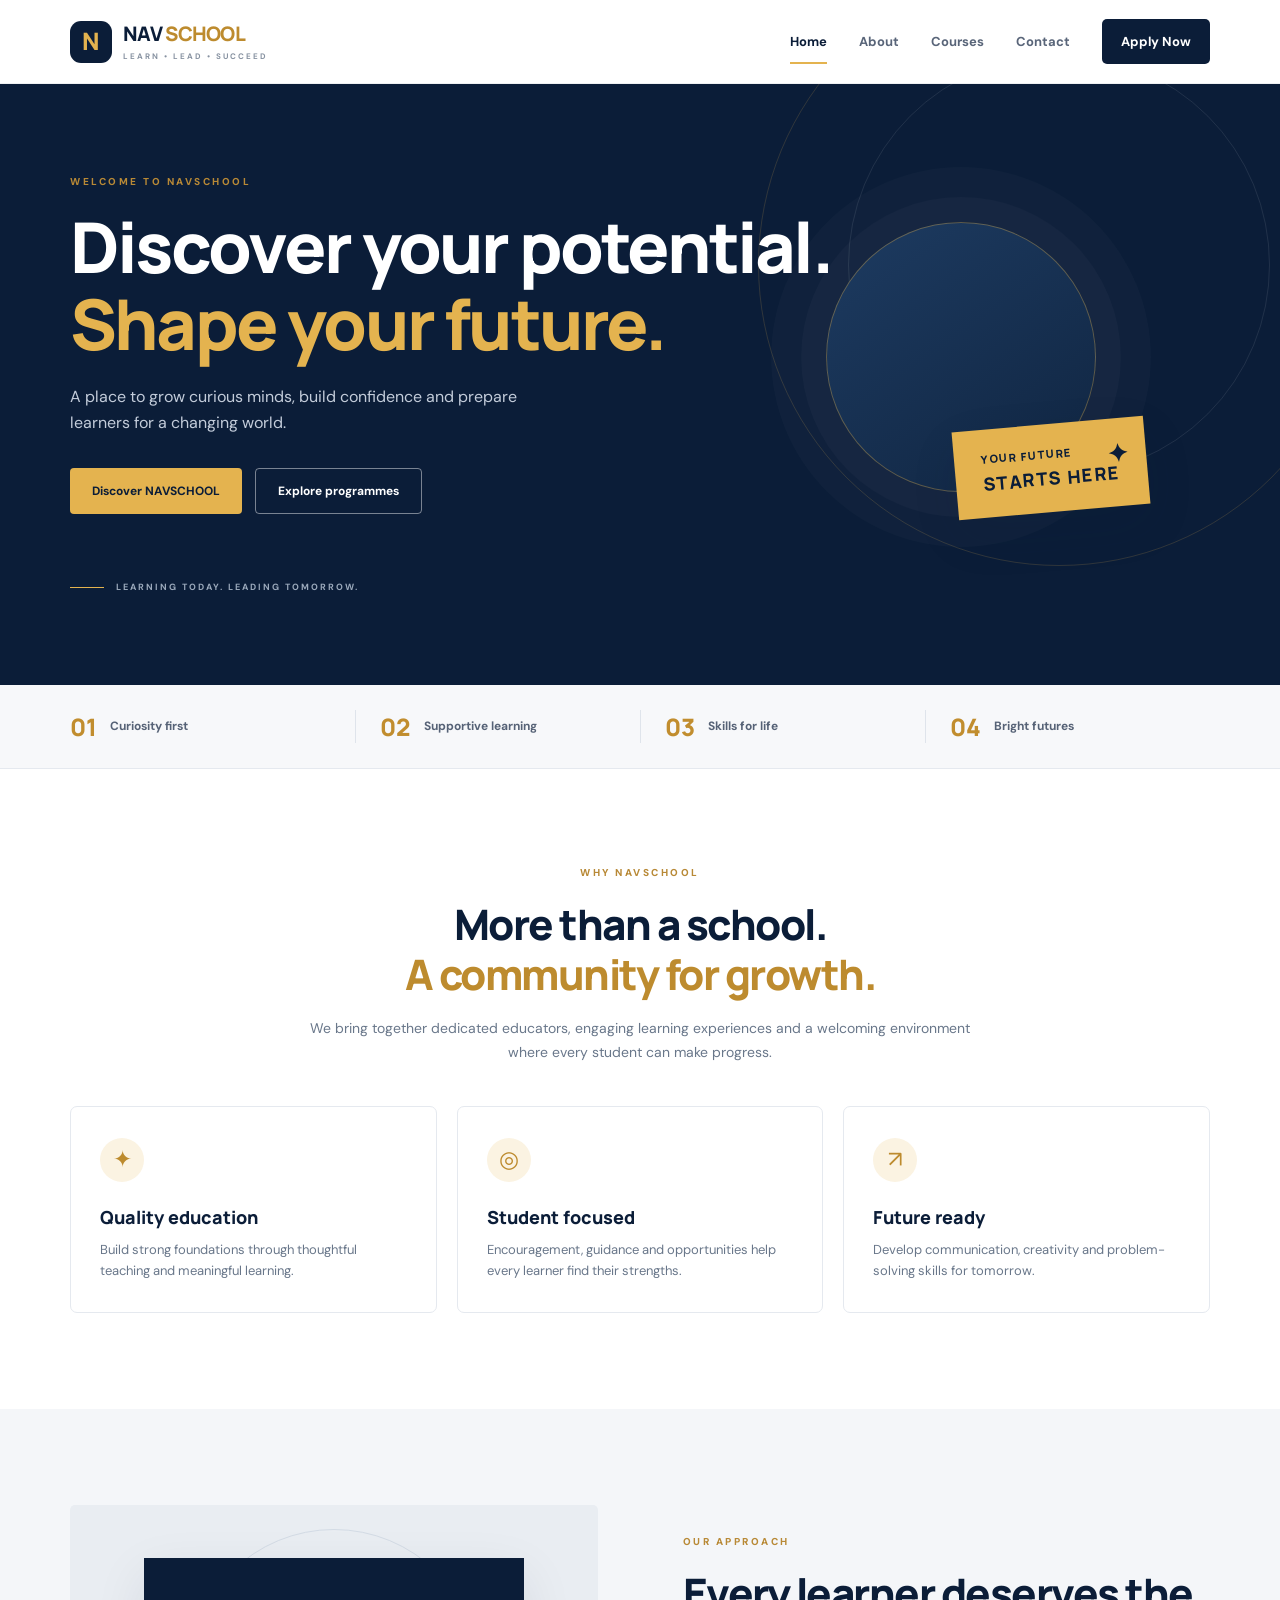
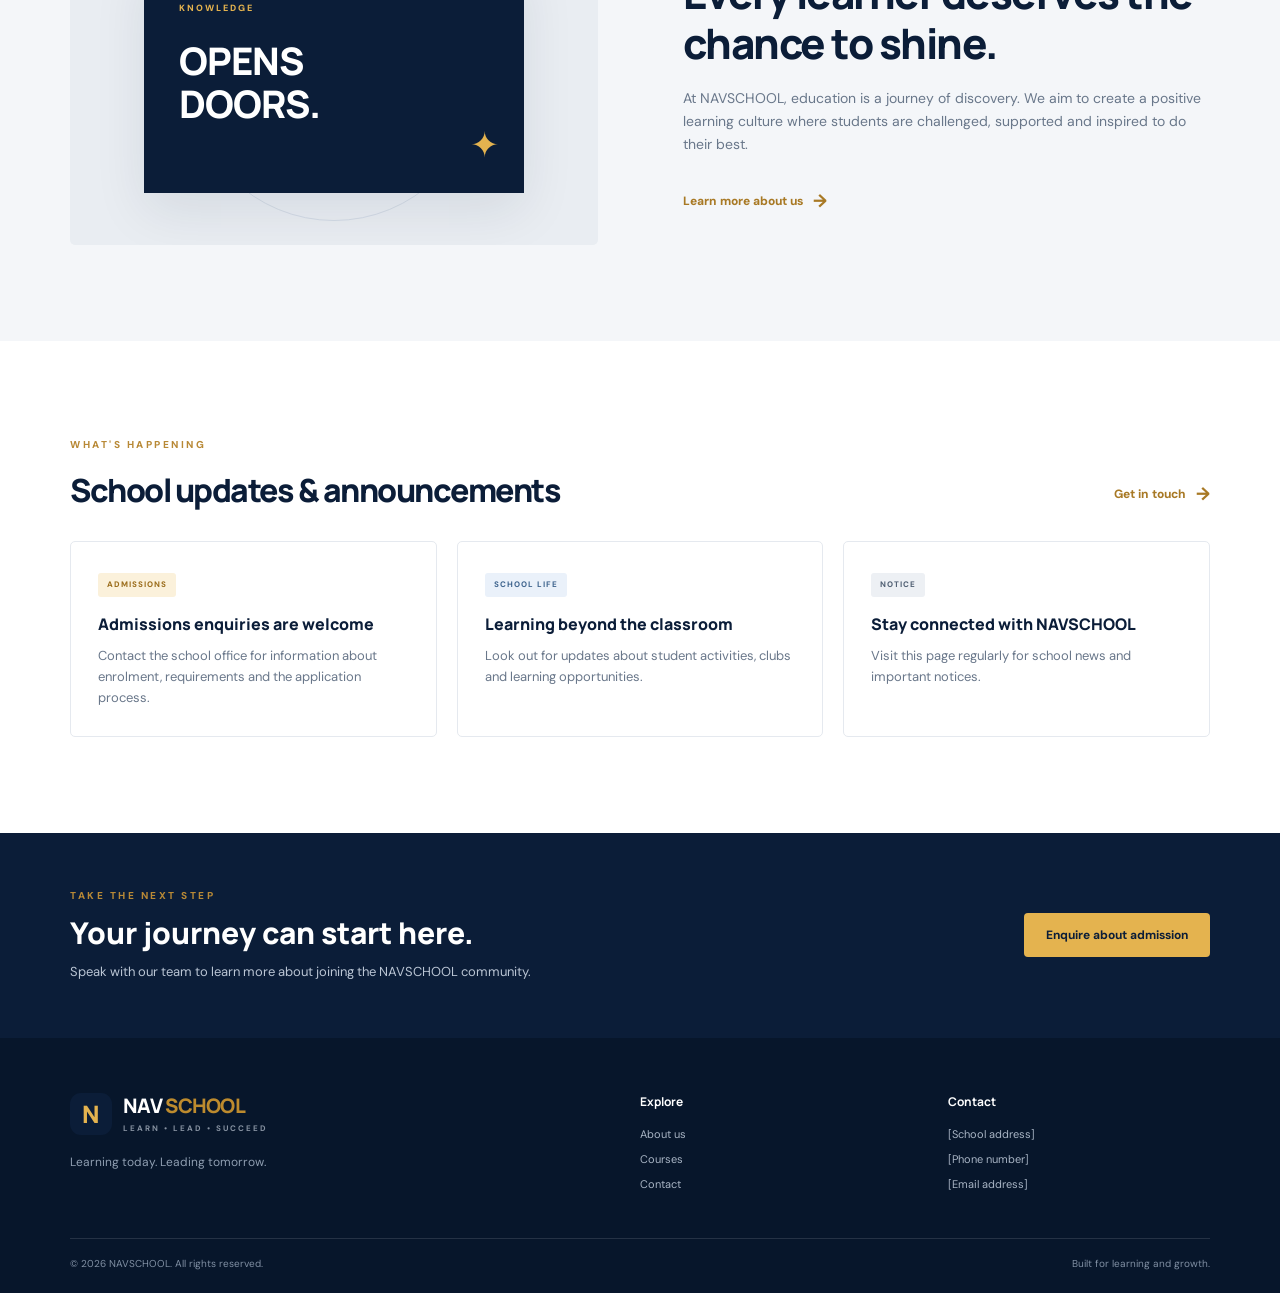
<file: NAVSCHOOL/index.html>
<!DOCTYPE html>
<html lang="en">
  <head>
    <meta charset="UTF-8">
    <meta name="viewport" content="width=device-width, initial-scale=1.0">
    <meta name="description" content="NAVSCHOOL — learning, leadership and opportunity.">
    <title>
      NAVSCHOOL | Home
    </title>
    <link rel="stylesheet" href="style.css">
  </head>
  <body>
    <header class="site-header">
      <div class="container nav-wrap">
        <a class="brand" href="index.html">
          <span class="brand-mark">
            N
          </span>
          <span>
            NAV
            <span class="gold">
              SCHOOL
            </span>
            <small>
              LEARN • LEAD • SUCCEED
            </small>
          </span>
        </a>
        <input class="nav-toggle" type="checkbox" id="nav-toggle" aria-label="Toggle navigation">
        <label class="nav-toggle-label" for="nav-toggle">
          <span>
          </span>
          <span>
          </span>
          <span>
          </span>
        </label>
        <nav class="main-nav">
          <a class="active" href="index.html">
            Home
          </a>
          <a href="about.html">
            About
          </a>
          <a href="courses.html">
            Courses
          </a>
          <a href="contact.html">
            Contact
          </a>
          <a class="nav-cta" href="#admissions">
            Apply Now
          </a>
        </nav>
      </div>
    </header>
    <main>
      <section class="hero">
        <div class="container hero-content">
          <p class="eyebrow">
            WELCOME TO NAVSCHOOL
          </p>
          <h1>
            Discover your potential.
            <br>
            <span>
              Shape your future.
            </span>
          </h1>
          <p class="hero-copy">
            A place to grow curious minds, build confidence and prepare learners for a changing world.
          </p>
          <div class="hero-actions">
            <a class="btn btn-gold" href="about.html">
              Discover NAVSCHOOL
            </a>
            <a class="btn btn-outline" href="courses.html">
              Explore programmes
            </a>
          </div>
          <div class="hero-note">
            <span class="note-line">
            </span>
            LEARNING TODAY. LEADING TOMORROW.
          </div>
        </div>
        <div class="hero-decoration">
          <div class="deco-circle">
          </div>
          <div class="deco-card">
            <strong>
              YOUR FUTURE
            </strong>
            <span>
              STARTS HERE
            </span>
            <b>
              ✦
            </b>
          </div>
        </div>
      </section>
      <section class="stats-strip">
        <div class="container stats-grid">
          <div>
            <strong>
              01
            </strong>
            <span>
              Curiosity first
            </span>
          </div>
          <div>
            <strong>
              02
            </strong>
            <span>
              Supportive learning
            </span>
          </div>
          <div>
            <strong>
              03
            </strong>
            <span>
              Skills for life
            </span>
          </div>
          <div>
            <strong>
              04
            </strong>
            <span>
              Bright futures
            </span>
          </div>
        </div>
      </section>
      <section class="section container">
        <div class="section-heading">
          <p class="eyebrow">
            WHY NAVSCHOOL
          </p>
          <h2>
            More than a school.
            <br>
            <span>
              A community for growth.
            </span>
          </h2>
          <p>
            We bring together dedicated educators, engaging learning experiences and a welcoming environment where every student can make progress.
          </p>
        </div>
        <div class="feature-grid">
          <article class="feature-card">
            <div class="feature-icon">
              ✦
            </div>
            <h3>
              Quality education
            </h3>
            <p>
              Build strong foundations through thoughtful teaching and meaningful learning.
            </p>
          </article>
          <article class="feature-card">
            <div class="feature-icon">
              ◎
            </div>
            <h3>
              Student focused
            </h3>
            <p>
              Encouragement, guidance and opportunities help every learner find their strengths.
            </p>
          </article>
          <article class="feature-card">
            <div class="feature-icon">
              ↗
            </div>
            <h3>
              Future ready
            </h3>
            <p>
              Develop communication, creativity and problem-solving skills for tomorrow.
            </p>
          </article>
        </div>
      </section>
      <section class="section section-soft">
        <div class="container split">
          <div class="split-art">
            <div class="art-panel">
              <span>
                KNOWLEDGE
              </span>
              <strong>
                OPENS
                <br>
                DOORS.
              </strong>
              <i>
                ✦
              </i>
            </div>
          </div>
          <div class="split-copy">
            <p class="eyebrow">
              OUR APPROACH
            </p>
            <h2>
              Every learner deserves the chance to shine.
            </h2>
            <p>
              At NAVSCHOOL, education is a journey of discovery. We aim to create a positive learning culture where students are challenged, supported and inspired to do their best.
            </p>
            <a class="text-link" href="about.html">
              Learn more about us
              <span>
                →
              </span>
            </a>
          </div>
        </div>
      </section>
      <section class="section container">
        <div class="section-topline">
          <div>
            <p class="eyebrow">
              WHAT'S HAPPENING
            </p>
            <h2>
              School updates &amp; announcements
            </h2>
          </div>
          <a class="text-link" href="contact.html">
            Get in touch
            <span>
              →
            </span>
          </a>
        </div>
        <div class="announcement-grid">
          <article class="announcement">
            <span class="tag">
              ADMISSIONS
            </span>
            <h3>
              Admissions enquiries are welcome
            </h3>
            <p>
              Contact the school office for information about enrolment, requirements and the application process.
            </p>
          </article>
          <article class="announcement">
            <span class="tag tag-blue">
              SCHOOL LIFE
            </span>
            <h3>
              Learning beyond the classroom
            </h3>
            <p>
              Look out for updates about student activities, clubs and learning opportunities.
            </p>
          </article>
          <article class="announcement">
            <span class="tag tag-dark">
              NOTICE
            </span>
            <h3>
              Stay connected with NAVSCHOOL
            </h3>
            <p>
              Visit this page regularly for school news and important notices.
            </p>
          </article>
        </div>
      </section>
      <section class="admissions-band" id="admissions">
        <div class="container admissions-inner">
          <div>
            <p class="eyebrow">
              TAKE THE NEXT STEP
            </p>
            <h2>
              Your journey can start here.
            </h2>
            <p>
              Speak with our team to learn more about joining the NAVSCHOOL community.
            </p>
          </div>
          <a class="btn btn-gold" href="contact.html">
            Enquire about admission
          </a>
        </div>
      </section>
    </main>
    <footer class="site-footer">
      <div class="container footer-grid">
        <div>
          <a class="brand brand-footer" href="index.html">
            <span class="brand-mark">
              N
            </span>
            <span>
              NAV
              <span class="gold">
                SCHOOL
              </span>
              <small>
                LEARN • LEAD • SUCCEED
              </small>
            </span>
          </a>
          <p>
            Learning today. Leading tomorrow.
          </p>
        </div>
        <div>
          <h4>
            Explore
          </h4>
          <a href="about.html">
            About us
          </a>
          <a href="courses.html">
            Courses
          </a>
          <a href="contact.html">
            Contact
          </a>
        </div>
        <div>
          <h4>
            Contact
          </h4>
          <p>
            [School address]
          </p>
          <p>
            [Phone number]
          </p>
          <p>
            [Email address]
          </p>
        </div>
      </div>
      <div class="container footer-bottom">
        <span>
          © 2026 NAVSCHOOL. All rights reserved.
        </span>
        <span>
          Built for learning and growth.
        </span>
      </div>
    </footer>
  </body>
</html>
</file>
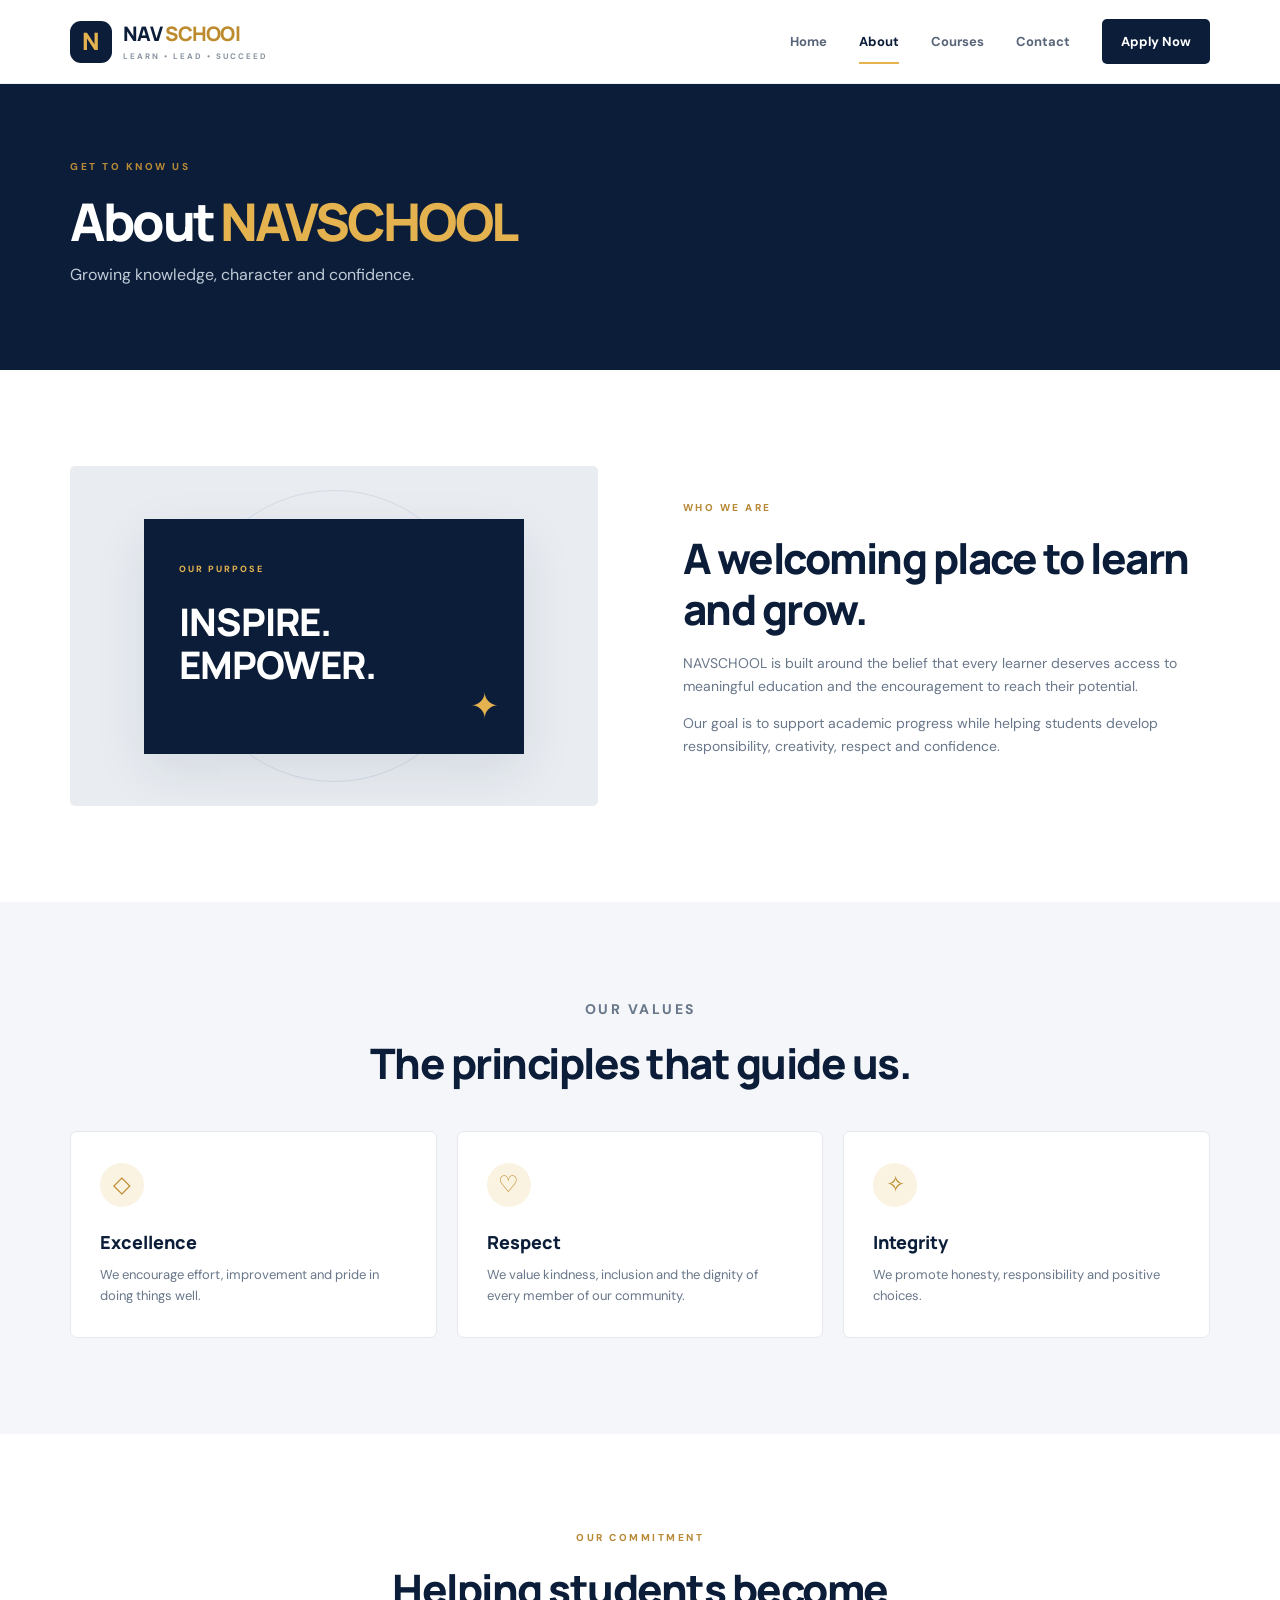
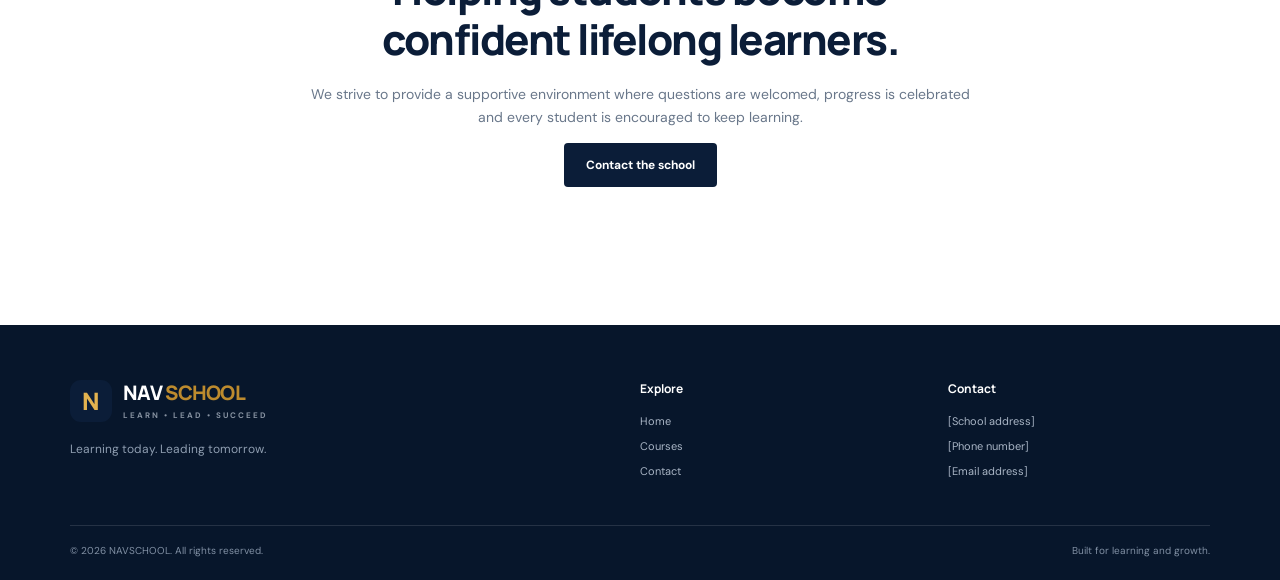
<file: NAVSCHOOL/about.html>
<!DOCTYPE html>
<html lang="en">
  <head>
    <meta charset="UTF-8">
    <meta name="viewport" content="width=device-width, initial-scale=1.0">
    <title>
      About NAVSCHOOL
    </title>
    <link rel="stylesheet" href="style.css">
  </head>
  <body>
    <header class="site-header">
      <div class="container nav-wrap">
        <a class="brand" href="index.html">
          <span class="brand-mark">
            N
          </span>
          <span>
            NAV
            <span class="gold">SCHOOl</span>
            <small>
              LEARN • LEAD • SUCCEED
            </small>
          </span>
        </a>
        <input class="nav-toggle" type="checkbox" id="nav-toggle" aria-label="Toggle navigation">
        <label class="nav-toggle-label" for="nav-toggle"></label>
        <nav class="main-nav">
          <a href="index.html">Home </a>
          <a class="active" href="about.html">About</a>
          <a href="courses.html">Courses</a>
          <a href="contact.html">Contact</a>
          <a class="nav-cta" href="contact.html">Apply Now</a>
        </nav>
      </div>
    </header>
    <main>
      <section class="page-hero">
        <div class="container">
          <p class="eyebrow">GET TO KNOW US</p>
          <h1>
            About
            <span>
              NAVSCHOOL
            </span>
          </h1>
          <p>Growing knowledge, character and confidence.</p>
        </div>
      </section>
      <section class="section container split">
        <div class="split-art">
          <div class="art-panel">
            <span> OUR PURPOSE</span>
            <strong>
              INSPIRE.
              <br>
              EMPOWER.
            </strong>
            <i>
              ✦
            </i>
          </div>
        </div>
        <div class="split-copy">
          <p class="eyebrow">
            WHO WE ARE
          </p>
          <h2>
            A welcoming place to learn and grow.
          </h2>
          <p>
            NAVSCHOOL is built around the belief that every learner deserves access to meaningful education and the encouragement to reach their potential.
          </p>
          <p>
            Our goal is to support academic progress while helping students develop responsibility, creativity, respect and confidence.
          </p>
        </div>
      </section>
      <section class="section section-soft">
        <div class="container">
          <div class="section-heading">
            <p class="eyebrow">
              OUR VALUES
            </p>
            <h2>
              The principles that guide us.
            </h2>
          </div>
          <div class="feature-grid">
            <article class="feature-card">
              <div class="feature-icon">
                ◇
              </div>
              <h3>
                Excellence
              </h3>
              <p>
                We encourage effort, improvement and pride in doing things well.
              </p>
            </article>
            <article class="feature-card">
              <div class="feature-icon">
                ♡
              </div>
              <h3>
                Respect
              </h3>
              <p>
                We value kindness, inclusion and the dignity of every member of our community.
              </p>
            </article>
            <article class="feature-card">
              <div class="feature-icon">
                ✧
              </div>
              <h3>
                Integrity
              </h3>
              <p>
                We promote honesty, responsibility and positive choices.
              </p>
            </article>
          </div>
        </div>
      </section>
      <section class="section container">
        <div class="section-heading">
          <p class="eyebrow">
            OUR COMMITMENT
          </p>
          <h2>
            Helping students become confident lifelong learners.
          </h2>
          <p>
            We strive to provide a supportive environment where questions are welcomed, progress is celebrated and every student is encouraged to keep learning.
          </p>
          <a class="btn btn-primary" href="contact.html">
            Contact the school
          </a>
        </div>
      </section>
    </main>
    <footer class="site-footer">
      <div class="container footer-grid">
        <div>
          <a class="brand brand-footer" href="index.html">
            <span class="brand-mark">
              N
            </span>
            <span>
              NAV
              <span class="gold">
                SCHOOL
              </span>
              <small>
                LEARN • LEAD • SUCCEED
              </small>
            </span>
          </a>
          <p>
            Learning today. Leading tomorrow.
          </p>
        </div>
        <div>
          <h4>
            Explore
          </h4>
          <a href="index.html">
            Home
          </a>
          <a href="courses.html">
            Courses
          </a>
          <a href="contact.html">
            Contact
          </a>
        </div>
        <div>
          <h4>
            Contact
          </h4>
          <p>
            [School address]
          </p>
          <p>
            [Phone number]
          </p>
          <p>
            [Email address]
          </p>
        </div>
      </div>
      <div class="container footer-bottom">
        <span>
          © 2026 NAVSCHOOL. All rights reserved.
        </span>
        <span>
          Built for learning and growth.
        </span>
      </div>
    </footer>
  </body>
</html>
</file>
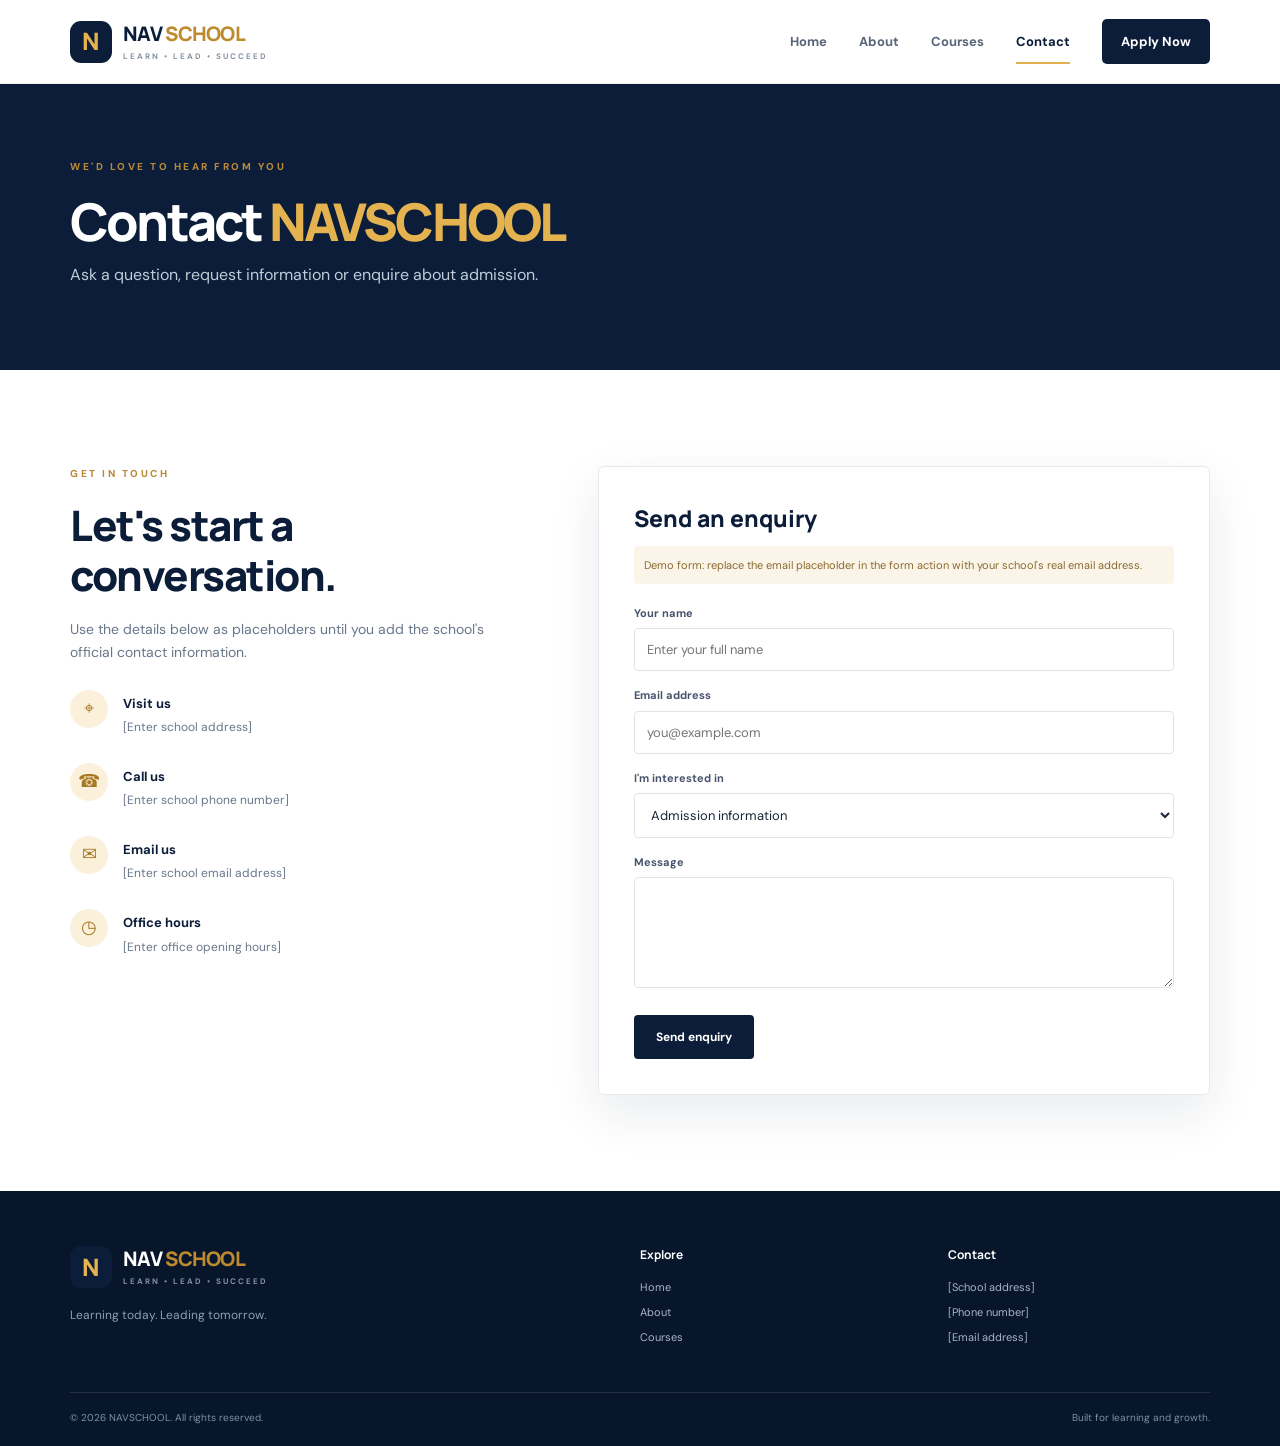
<file: NAVSCHOOL/contact.html>
<!DOCTYPE html>
<html lang="en">
  <head>
    <meta charset="UTF-8">
    <meta name="viewport" content="width=device-width, initial-scale=1.0">
    <title>
      Contact  NAVSCHOOL
    </title>
    <link rel="stylesheet" href="style.css">
  </head>
  <body>
    <header class="site-header">
      <div class="container nav-wrap">
        <a class="brand" href="index.html">
          <span class="brand-mark">
            N
          </span>
          <span>
            NAV
            <span class="gold">
              SCHOOL
            </span>
            <small>
              LEARN • LEAD • SUCCEED
            </small>
          </span>
        </a>
        <input class="nav-toggle" type="checkbox" id="nav-toggle" aria-label="Toggle navigation">
        <label class="nav-toggle-label" for="nav-toggle">
          <span>
          </span>
          <span>
          </span>
          <span>
          </span>
        </label>
        <nav class="main-nav">
          <a href="index.html">
            Home
          </a>
          <a href="about.html">
            About
          </a>
          <a href="courses.html">
            Courses
          </a>
          <a class="active" href="contact.html">
            Contact
          </a>
          <a class="nav-cta" href="#enquiry">
            Apply Now
          </a>
        </nav>
      </div>
    </header>
    <main>
      <section class="page-hero">
        <div class="container">
          <p class="eyebrow">
            WE'D LOVE TO HEAR FROM YOU
          </p>
          <h1>
            Contact
            <span>
              NAVSCHOOL
            </span>
          </h1>
          <p>
            Ask a question, request information or enquire about admission.
          </p>
        </div>
      </section>
      <section class="section container contact-layout">
        <div class="contact-info">
          <p class="eyebrow">
            GET IN TOUCH
          </p>
          <h2>
            Let's start a conversation.
          </h2>
          <p>
            Use the details below as placeholders until you add the school's official contact information.
          </p>
          <div class="contact-detail">
            <span>
              ⌖
            </span>
            <div>
              <strong>
                Visit us
              </strong>
              <p>
                [Enter school address]
              </p>
            </div>
          </div>
          <div class="contact-detail">
            <span>
              ☎
            </span>
            <div>
              <strong>
                Call us
              </strong>
              <p>
                [Enter school phone number]
              </p>
            </div>
          </div>
          <div class="contact-detail">
            <span>
              ✉
            </span>
            <div>
              <strong>
                Email us
              </strong>
              <p>
                [Enter school email address]
              </p>
            </div>
          </div>
          <div class="contact-detail">
            <span>
              ◷
            </span>
            <div>
              <strong>
                Office hours
              </strong>
              <p>
                [Enter office opening hours]
              </p>
            </div>
          </div>
        </div>
        <form class="contact-form" id="enquiry" action="mailto:[school-email@example.com]" method="post" enctype="text/plain">
          <h3>
            Send an enquiry
          </h3>
          <p class="form-note">
            Demo form: replace the email placeholder in the form action with your school's real email address.
          </p>
          <label for="name">
            Your name
          </label>
          <input id="name" name="name" type="text" placeholder="Enter your full name" required>
          <label for="email">
            Email address
          </label>
          <input id="email" name="email" type="email" placeholder="you@example.com" required>
          <label for="subject">
            I'm interested in
          </label>
          <select id="subject" name="subject">
            <option>
              Admission information
            </option>
            <option>
              Courses and programmes
            </option>
            <option>
              General enquiry
            </option>
          </select>
          <label for="message">
            Message
          </label>
          <textarea id="message" name="message" rows="5" placeholder="How can we help?" required>
          </textarea>
          <button class="btn btn-primary" type="submit">
            Send enquiry
          </button>
        </form>
      </section>
    </main>
    <footer class="site-footer">
      <div class="container footer-grid">
        <div>
          <a class="brand brand-footer" href="index.html">
            <span class="brand-mark">
              N
            </span>
            <span>
              NAV
              <span class="gold">
                SCHOOL
              </span>
              <small>
                LEARN • LEAD • SUCCEED
              </small>
            </span>
          </a>
          <p>
            Learning today. Leading tomorrow.
          </p>
        </div>
        <div>
          <h4>
            Explore
          </h4>
          <a href="index.html">
            Home
          </a>
          <a href="about.html">
            About
          </a>
          <a href="courses.html">
            Courses
          </a>
        </div>
        <div>
          <h4>
            Contact
          </h4>
          <p>
            [School address]
          </p>
          <p>
            [Phone number]
          </p>
          <p>
            [Email address]
          </p>
        </div>
      </div>
      <div class="container footer-bottom">
        <span>
          © 2026 NAVSCHOOL. All rights reserved.
        </span>
        <span>
          Built for learning and growth.
        </span>
      </div>
    </footer>
  </body>
</html>
</file>
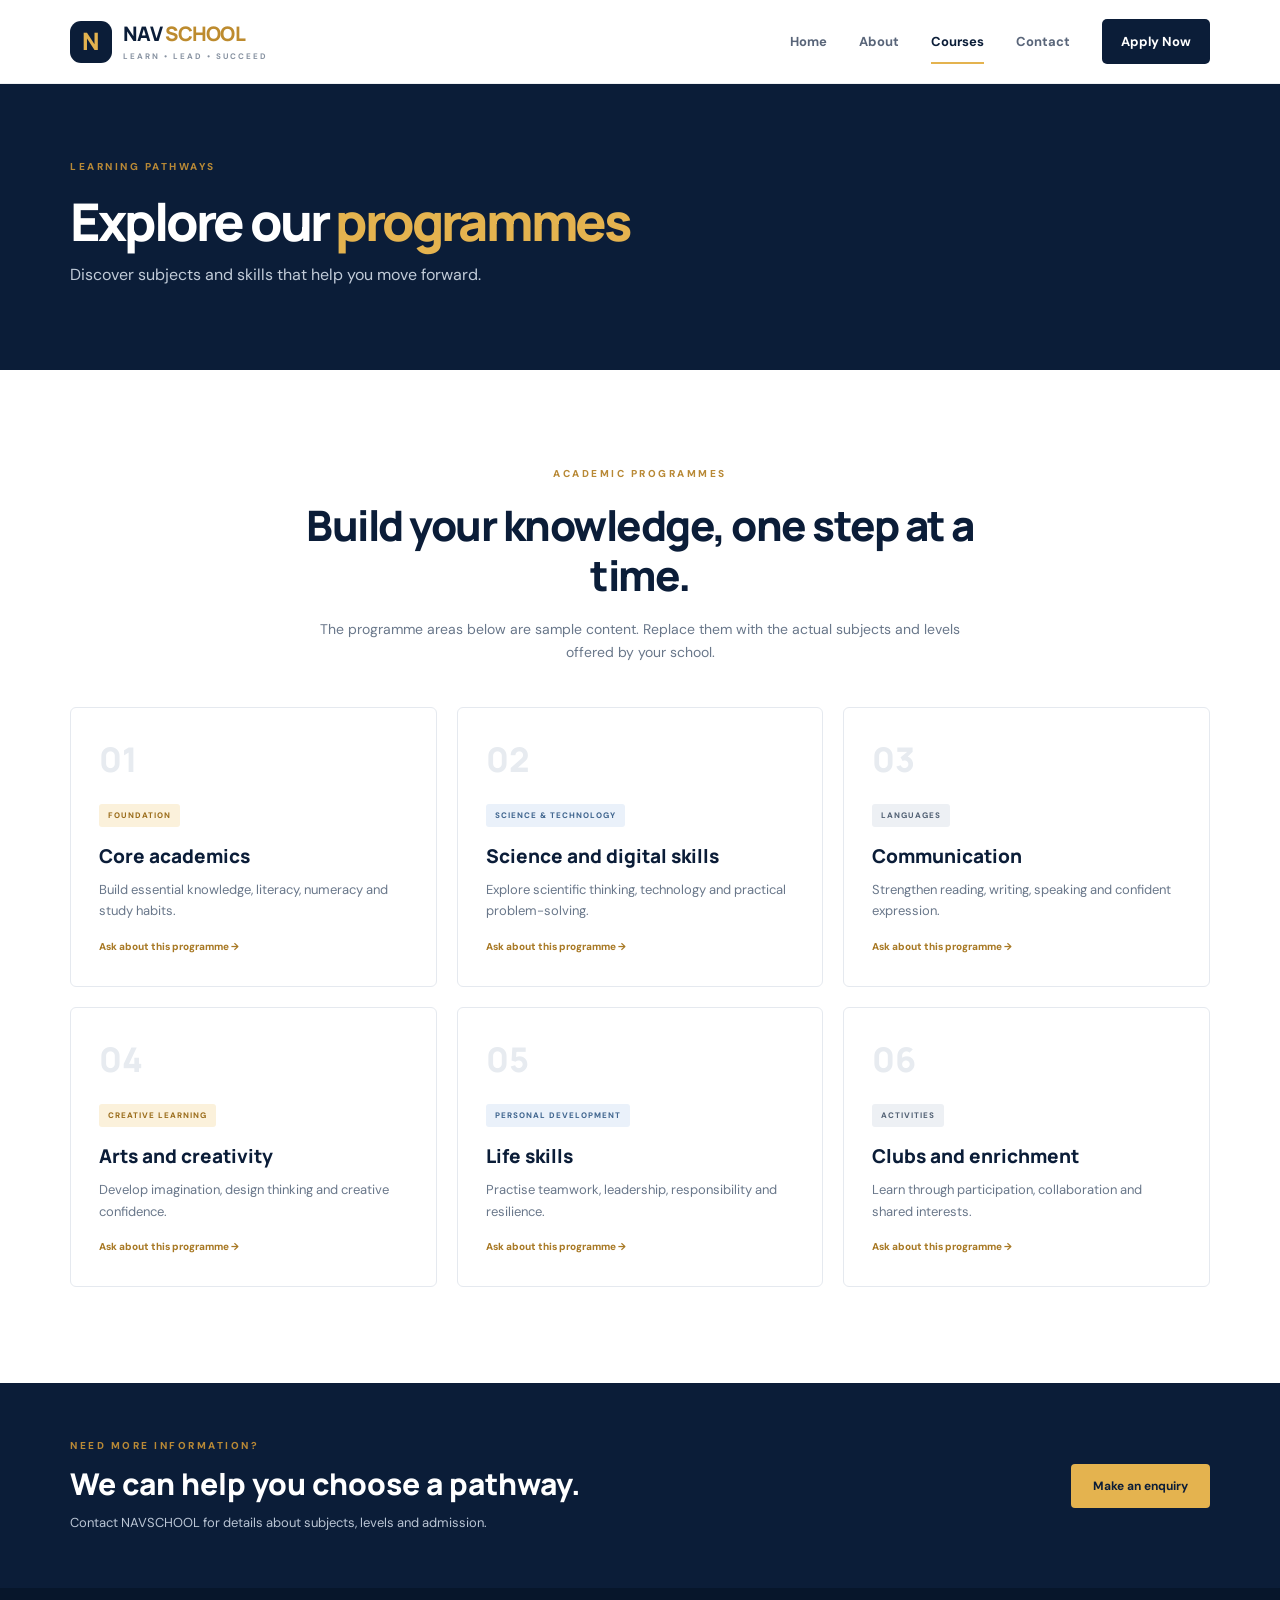
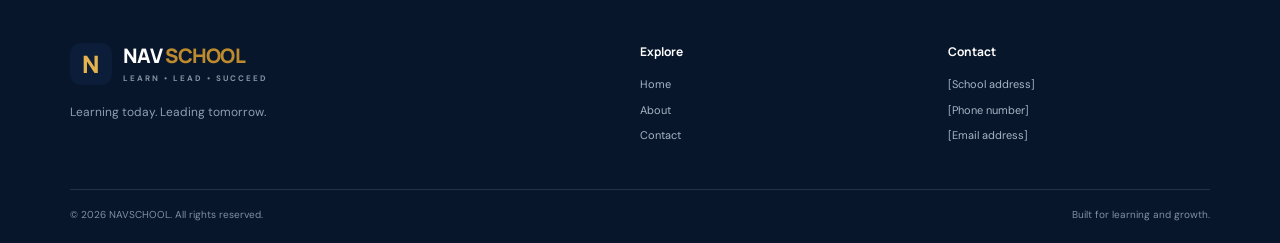
<file: NAVSCHOOL/courses.html>
<!DOCTYPE html>
<html lang="en">
  <head>
    <meta charset="UTF-8">
    <meta name="viewport" content="width=device-width, initial-scale=1.0">
    <title>
      Courses | NAVSCHOOL
    </title>
    <link rel="stylesheet" href="style.css">
  </head>
  <body>
    <header class="site-header">
      <div class="container nav-wrap">
        <a class="brand" href="index.html">
          <span class="brand-mark">
            N
          </span>
          <span>
            NAV
            <span class="gold">
              SCHOOL
            </span>
            <small>
              LEARN • LEAD • SUCCEED
            </small>
          </span>
        </a>
        <input class="nav-toggle" type="checkbox" id="nav-toggle" aria-label="Toggle navigation">
        <label class="nav-toggle-label" for="nav-toggle">
          <span>
          </span>
          <span>
          </span>
          <span>
          </span>
        </label>
        <nav class="main-nav">
          <a href="index.html">
            Home
          </a>
          <a href="about.html">
            About
          </a>
          <a class="active" href="courses.html">
            Courses
          </a>
          <a href="contact.html">
            Contact
          </a>
          <a class="nav-cta" href="contact.html">
            Apply Now
          </a>
        </nav>
      </div>
    </header>
    <main>
      <section class="page-hero">
        <div class="container">
          <p class="eyebrow">
            LEARNING PATHWAYS
          </p>
          <h1>
            Explore our
            <span>
              programmes
            </span>
          </h1>
          <p>
            Discover subjects and skills that help you move forward.
          </p>
        </div>
      </section>
      <section class="section container">
        <div class="section-heading">
          <p class="eyebrow">
            ACADEMIC PROGRAMMES
          </p>
          <h2>
            Build your knowledge, one step at a time.
          </h2>
          <p>
            The programme areas below are sample content. Replace them with the actual subjects and levels offered by your school.
          </p>
        </div>
        <div class="course-grid">
          <article class="course-card">
            <div class="course-number">
              01
            </div>
            <span class="tag">
              FOUNDATION
            </span>
            <h3>
              Core academics
            </h3>
            <p>
              Build essential knowledge, literacy, numeracy and study habits.
            </p>
            <a class="text-link" href="contact.html">
              Ask about this programme →
            </a>
          </article>
          <article class="course-card">
            <div class="course-number">
              02
            </div>
            <span class="tag tag-blue">
              SCIENCE &amp; TECHNOLOGY
            </span>
            <h3>
              Science and digital skills
            </h3>
            <p>
              Explore scientific thinking, technology and practical problem-solving.
            </p>
            <a class="text-link" href="contact.html">
              Ask about this programme →
            </a>
          </article>
          <article class="course-card">
            <div class="course-number">
              03
            </div>
            <span class="tag tag-dark">
              LANGUAGES
            </span>
            <h3>
              Communication
            </h3>
            <p>
              Strengthen reading, writing, speaking and confident expression.
            </p>
            <a class="text-link" href="contact.html">
              Ask about this programme →
            </a>
          </article>
          <article class="course-card">
            <div class="course-number">
              04
            </div>
            <span class="tag">
              CREATIVE LEARNING
            </span>
            <h3>
              Arts and creativity
            </h3>
            <p>
              Develop imagination, design thinking and creative confidence.
            </p>
            <a class="text-link" href="contact.html">
              Ask about this programme →
            </a>
          </article>
          <article class="course-card">
            <div class="course-number">
              05
            </div>
            <span class="tag tag-blue">
              PERSONAL DEVELOPMENT
            </span>
            <h3>
              Life skills
            </h3>
            <p>
              Practise teamwork, leadership, responsibility and resilience.
            </p>
            <a class="text-link" href="contact.html">
              Ask about this programme →
            </a>
          </article>
          <article class="course-card">
            <div class="course-number">
              06
            </div>
            <span class="tag tag-dark">
              ACTIVITIES
            </span>
            <h3>
              Clubs and enrichment
            </h3>
            <p>
              Learn through participation, collaboration and shared interests.
            </p>
            <a class="text-link" href="contact.html">
              Ask about this programme →
            </a>
          </article>
        </div>
      </section>
      <section class="admissions-band">
        <div class="container admissions-inner">
          <div>
            <p class="eyebrow">
              NEED MORE INFORMATION?
            </p>
            <h2>
              We can help you choose a pathway.
            </h2>
            <p>
              Contact NAVSCHOOL for details about subjects, levels and admission.
            </p>
          </div>
          <a class="btn btn-gold" href="contact.html">
            Make an enquiry
          </a>
        </div>
      </section>
    </main>
    <footer class="site-footer">
      <div class="container footer-grid">
        <div>
          <a class="brand brand-footer" href="index.html">
            <span class="brand-mark">
              N
            </span>
            <span>
              NAV
              <span class="gold">
                SCHOOL
              </span>
              <small>
                LEARN • LEAD • SUCCEED
              </small>
            </span>
          </a>
          <p>
            Learning today. Leading tomorrow.
          </p>
        </div>
        <div>
          <h4>
            Explore
          </h4>
          <a href="index.html">
            Home
          </a>
          <a href="about.html">
            About
          </a>
          <a href="contact.html">
            Contact
          </a>
        </div>
        <div>
          <h4>
            Contact
          </h4>
          <p>
            [School address]
          </p>
          <p>
            [Phone number]
          </p>
          <p>
            [Email address]
          </p>
        </div>
      </div>
      <div class="container footer-bottom">
        <span>
          © 2026 NAVSCHOOL. All rights reserved.
        </span>
        <span>
          Built for learning and growth.
        </span>
      </div>
    </footer>
  </body>
</html>
</file>
<file: NAVSCHOOL/style.css>
@import url('https://fonts.googleapis.com/css2?family=DM+Sans:wght@400;500;600;700&family=Manrope:wght@400;500;600;700;800&display=swap');
:root
{
  --navy:#0b1d38;
  --navy2:#142c4d;
  --gold:#e4b34f;
  --gold2:#f2d28b;
  --ink:#19263a;
  --muted:#69778a;
  --paper:#fff;
  --soft:#f4f6f9;
  --line:#e5e9ef;
  --shadow:0 18px 50px rgba(11,29,56,.09)
}
*
{
  box-sizing:border-box
}
html
{
  scroll-behavior:smooth
}
body
{
  margin:0;
  color:var(--ink);
  font-family:'DM Sans',Arial,sans-serif;
  line-height:1.65;
  background:#fff
}
a
{
  color:inherit;
  text-decoration:none
}
.container
{
  width:min(1140px,calc(100% - 44px));
  margin-inline:auto
}
.site-header
{
  height:84px;
  background:#fff;
  display:flex;
  align-items:center;
  position:relative;
  z-index:5;
  border-bottom:1px solid rgba(20,44,77,.07)
}
.nav-wrap
{
  display:flex;
  align-items:center;
  justify-content:space-between
}
.brand
{
  display:flex;
  align-items:center;
  gap:11px;
  font-family:Manrope,sans-serif;
  font-size:20px;
  font-weight:800;
  letter-spacing:-.7px;
  color:var(--navy);
  line-height:1.1
}
.brand small
{
  display:block;
  font:700 8px 'DM Sans',sans-serif;
  letter-spacing:2px;
  color:#8792a1;
  margin-top:6px
}
.brand-mark
{
  width:42px;
  height:42px;
  background:var(--navy);
  color:var(--gold);
  display:grid;
  place-items:center;
  border-radius:11px;
  font-size:24px
}
.gold
{
  color:#bd8b2e
}
.main-nav
{
  display:flex;
  align-items:center;
  gap:32px;
  font-size:13px;
  font-weight:700;
  color:#596579
}
.main-nav a:hover,.main-nav a.active
{
  color:var(--navy)
}
.main-nav a.active
{
  position:relative
}
.main-nav a.active:after
{
  content:"";
  height:2px;
  background:var(--gold);
  position:absolute;
  left:0;
  right:0;
  bottom:-12px
}
.main-nav .nav-cta
{
  background:var(--navy);
  color:#fff;
  padding:12px 19px;
  border-radius:5px
}
.main-nav .nav-cta:hover
{
  background:#203e66;
  color:#fff
}
.nav-toggle,.nav-toggle-label
{
  display:none
}
.hero
{
  background:var(--navy);
  color:#fff;
  min-height:590px;
  position:relative;
  overflow:hidden;
  display:flex;
  align-items:center
}
.hero:before
{
  content:"";
  position:absolute;
  width:600px;
  height:600px;
  border:1px solid rgba(228,179,79,.17);
  border-radius:50%;
  right:-80px;
  top:-120px
}
.hero:after
{
  content:"";
  position:absolute;
  width:420px;
  height:420px;
  border:1px solid rgba(255,255,255,.09);
  border-radius:50%;
  right:10px;
  top:-30px
}
.hero-content
{
  position:relative;
  z-index:2;
  padding:90px 0
}
.eyebrow
{
  font-size:10px;
  font-weight:800;
  letter-spacing:2.5px;
  color:#b88936;
  margin:0 0 17px
}
.hero h1,.page-hero h1
{
  font:800 clamp(42px,6vw,70px)/1.1 Manrope,sans-serif;
  letter-spacing:-2.8px;
  margin:0 0 22px
}
.hero h1 span
{
  color:var(--gold)
}
.hero-copy
{
  max-width:510px;
  color:#c3ccda;
  font-size:16px;
  margin:0 0 32px
}
.hero-actions
{
  display:flex;
  gap:13px;
  flex-wrap:wrap
}
.btn
{
  display:inline-flex;
  align-items:center;
  justify-content:center;
  border:0;
  border-radius:4px;
  padding:14px 22px;
  font:700 12px 'DM Sans',sans-serif;
  cursor:pointer;
  transition:.2s
}
.btn-gold
{
  background:var(--gold);
  color:var(--navy)
}
.btn-gold:hover
{
  background:var(--gold2);
  transform:translateY(-2px)
}
.btn-outline
{
  border:1px solid rgba(255,255,255,.45);
  color:#fff
}
.btn-outline:hover
{
  background:#fff;
  color:var(--navy)
}
.btn-primary
{
  background:var(--navy);
  color:#fff
}
.btn-primary:hover
{
  background:#25466f
}
.hero-note
{
  margin-top:66px;
  color:#9ba9bb;
  font-size:9px;
  letter-spacing:2px;
  font-weight:700;
  display:flex;
  align-items:center;
  gap:12px
}
.note-line
{
  width:34px;
  height:1px;
  background:var(--gold)
}
.hero-decoration
{
  position:absolute;
  right:12%;
  top:23%;
  width:300px;
  height:300px;
  z-index:1
}
.deco-circle
{
  width:270px;
  height:270px;
  border-radius:50%;
  background:linear-gradient(145deg,#1d3b61,#102541);
  border:1px solid rgba(228,179,79,.35);
  box-shadow:0 0 0 25px rgba(255,255,255,.025),0 0 0 55px rgba(255,255,255,.02)
}
.deco-card
{
  position:absolute;
  right:-20px;
  bottom:10px;
  background:var(--gold);
  color:var(--navy);
  padding:22px 27px;
  box-shadow:var(--shadow);
  transform:rotate(-5deg);
  min-width:190px
}
.deco-card strong,.deco-card span
{
  display:block;
  font:800 11px Manrope,sans-serif;
  letter-spacing:1.5px
}
.deco-card span
{
  font-size:18px;
  margin-top:5px
}
.deco-card b
{
  position:absolute;
  right:17px;
  top:15px;
  font-size:25px
}
.stats-strip
{
  background:#f7f8fa;
  border-bottom:1px solid var(--line)
}
.stats-grid
{
  display:grid;
  grid-template-columns:repeat(4,1fr);
  padding:25px 0
}
.stats-grid div
{
  display:flex;
  align-items:center;
  gap:13px;
  padding-left:24px;
  border-left:1px solid #dfe4eb
}
.stats-grid div:first-child
{
  border:0;
  padding-left:0
}
.stats-grid strong
{
  font:800 24px Manrope;
  color:#c18d2e
}
.stats-grid span
{
  font-size:12px;
  font-weight:700;
  color:#566276
}
.section
{
  padding-top:96px;
  padding-bottom:96px
}
.section-heading
{
  max-width:680px;
  margin:0 auto 42px;
  text-align:center
}
.section-heading h2,.split-copy h2,.section-topline h2,.contact-info h2
{
  font:800 clamp(29px,4vw,42px)/1.2 Manrope,sans-serif;
  letter-spacing:-1.5px;
  color:var(--navy);
  margin:0 0 18px
}
.section-heading h2 span
{
  color:#bd8b2e
}
.section-heading>p:last-of-type
{
  color:var(--muted);
  font-size:14px
}
.feature-grid
{
  display:grid;
  grid-template-columns:repeat(3,1fr);
  gap:20px
}
.feature-card
{
  padding:31px 29px;
  border:1px solid var(--line);
  border-radius:7px;
  background:#fff;
  transition:.2s
}
.feature-card:hover,.course-card:hover
{
  transform:translateY(-5px);
  box-shadow:var(--shadow)
}
.feature-icon
{
  width:44px;
  height:44px;
  border-radius:50%;
  background:#fbf3e2;
  color:#bd8b2e;
  display:grid;
  place-items:center;
  font-size:23px;
  margin-bottom:23px
}
.feature-card h3,.announcement h3,.course-card h3
{
  font:800 18px Manrope;
  color:var(--navy);
  margin:0 0 10px
}
.feature-card p,.announcement p,.course-card p
{
  font-size:13px;
  color:var(--muted);
  margin:0
}
.section-soft
{
  background:var(--soft)
}
.split
{
  display:grid;
  grid-template-columns:1fr 1fr;
  align-items:center;
  gap:85px
}
.split-art
{
  min-height:340px;
  background:#e9edf2;
  display:grid;
  place-items:center;
  position:relative;
  overflow:hidden;
  border-radius:5px
}
.split-art:before,.split-art:after
{
  content:"";
  position:absolute;
  border:1px solid #d3dbe5;
  border-radius:50%;
  width:290px;
  height:290px
}
.split-art:after
{
  width:220px;
  height:220px
}
.art-panel
{
  position:relative;
  z-index:1;
  background:var(--navy);
  color:#fff;
  width:72%;
  min-height:235px;
  padding:35px;
  box-shadow:var(--shadow)
}
.art-panel span
{
  font-size:9px;
  letter-spacing:2px;
  color:var(--gold);
  font-weight:800
}
.art-panel strong
{
  display:block;
  font:800 38px/1.12 Manrope;
  margin-top:20px;
  letter-spacing:-1px
}
.art-panel i
{
  position:absolute;
  right:25px;
  bottom:18px;
  color:var(--gold);
  font-size:35px;
  font-style:normal
}
.split-copy>p:not(.eyebrow)
{
  color:var(--muted);
  font-size:14px
}
.text-link
{
  display:inline-flex;
  gap:10px;
  align-items:center;
  color:#a87925;
  font-size:12px;
  font-weight:800;
  margin-top:17px
}
.text-link span
{
  font-size:18px
}
.section-topline
{
  display:flex;
  justify-content:space-between;
  align-items:end;
  margin-bottom:32px
}
.section-topline h2
{
  font-size:32px;
  margin:0
}
.announcement-grid
{
  display:grid;
  grid-template-columns:repeat(3,1fr);
  gap:20px
}
.announcement
{
  padding:27px;
  border:1px solid var(--line);
  border-radius:5px
}
.tag
{
  display:inline-block;
  background:#fbf1db;
  color:#9b6d1c;
  padding:5px 9px;
  font-size:8px;
  font-weight:800;
  letter-spacing:1px;
  border-radius:3px;
  margin-bottom:16px
}
.tag-blue
{
  background:#eaf1fa;
  color:#41668f
}
.tag-dark
{
  background:#edf0f4;
  color:#526174
}
.announcement h3
{
  font-size:16px
}
.admissions-band
{
  background:var(--navy);
  color:#fff;
  padding:55px 0
}
.admissions-inner
{
  display:flex;
  align-items:center;
  justify-content:space-between;
  gap:30px
}
.admissions-inner .eyebrow
{
  margin-bottom:8px
}
.admissions-inner h2
{
  font:800 30px Manrope;
  margin:0 0 8px
}
.admissions-inner p:not(.eyebrow)
{
  margin:0;
  color:#bac5d4;
  font-size:13px
}
.page-hero
{
  background:var(--navy);
  color:#fff;
  padding:75px 0 82px
}
.page-hero h1
{
  font-size:52px;
  margin-bottom:12px
}
.page-hero h1 span
{
  color:var(--gold)
}
.page-hero p:last-child
{
  color:#c1cbd8;
  margin:0
}
.course-grid
{
  display:grid;
  grid-template-columns:repeat(3,1fr);
  gap:20px
}
.course-card
{
  border:1px solid var(--line);
  padding:28px;
  border-radius:6px;
  position:relative;
  transition:.2s
}
.course-number
{
  font:800 34px Manrope;
  color:#e7ebf0;
  margin-bottom:18px
}
.course-card h3
{
  font-size:19px
}
.course-card .text-link
{
  font-size:10px
}
.contact-layout
{
  display:grid;
  grid-template-columns:.85fr 1.15fr;
  gap:75px;
  align-items:start
}
.contact-info>p:not(.eyebrow)
{
  color:var(--muted);
  font-size:14px
}
.contact-detail
{
  display:flex;
  gap:15px;
  margin-top:25px;
  align-items:flex-start
}
.contact-detail>span
{
  width:38px;
  height:38px;
  display:grid;
  place-items:center;
  background:#fbf1db;
  color:#a87925;
  border-radius:50%;
  font-size:18px
}
.contact-detail strong
{
  font-size:13px;
  color:var(--navy)
}
.contact-detail p
{
  margin:2px 0 0;
  color:var(--muted);
  font-size:12px
}
.contact-form
{
  padding:35px;
  background:#fff;
  border:1px solid var(--line);
  box-shadow:var(--shadow);
  border-radius:6px
}
.contact-form h3
{
  font:800 23px Manrope;
  color:var(--navy);
  margin:0 0 5px
}
.form-note
{
  font-size:11px;
  color:#8a6a2e;
  background:#fbf5e9;
  padding:10px;
  border-radius:4px;
  margin:12px 0 20px
}
.contact-form label
{
  display:block;
  font-size:11px;
  font-weight:700;
  color:#46536a;
  margin:15px 0 6px
}
.contact-form input,.contact-form select,.contact-form textarea
{
  width:100%;
  padding:12px;
  border:1px solid #dfe4eb;
  border-radius:4px;
  font:13px 'DM Sans',sans-serif;
  color:var(--ink);
  background:#fff
}
.contact-form input:focus,.contact-form select:focus,.contact-form textarea:focus
{
  outline:2px solid #e9c878;
  border-color:#d5a63f
}
.contact-form textarea
{
  resize:vertical
}
.contact-form button
{
  margin-top:19px
}
.site-footer
{
  background:#07162b;
  color:#b4c0d0;
  padding:55px 0 20px
}
.footer-grid
{
  display:grid;
  grid-template-columns:2fr 1fr 1fr;
  gap:45px;
  padding-bottom:38px
}
.brand-footer
{
  color:#fff
}
.footer-grid>div:first-child>p
{
  font-size:12px;
  color:#8f9eb1;
  margin-top:18px
}
.footer-grid h4
{
  color:#fff;
  font:700 12px Manrope;
  margin:0 0 15px
}
.footer-grid>div:not(:first-child) a,.footer-grid>div:not(:first-child) p
{
  display:block;
  font-size:11px;
  color:#a9b5c5;
  margin:7px 0
}
.footer-bottom
{
  border-top:1px solid rgba(255,255,255,.12);
  padding-top:17px;
  display:flex;
  justify-content:space-between;
  font-size:10px;
  color:#8190a4
}
@media(max-width:850px)
{
  .hero-decoration
  {
    right:4%;
    opacity:.45
  }
  .hero-content
  {
    z-index:2
  }
  .main-nav
  {
    gap:18px
  }
  .split
  {
    gap:35px
  }
  .contact-layout
  {
    gap:35px
  }
}
@media(max-width:680px)
{
  .site-header
  {
    height:72px
  }
  .nav-toggle-label
  {
    display:flex;
    flex-direction:column;
    gap:5px;
    cursor:pointer;
    padding:8px
  }
  .nav-toggle-label span
  {
    width:24px;
    height:2px;
    background:var(--navy)
  }
  .main-nav
  {
    display:none;
    position:absolute;
    top:72px;
    left:0;
    right:0;
    background:#fff;
    padding:20px 25px 25px;
    box-shadow:var(--shadow);
    flex-direction:column;
    align-items:stretch;
    gap:17px
  }
  .nav-toggle:checked~.main-nav
  {
    display:flex
  }
  .main-nav a.active:after
  {
    display:none
  }
  .main-nav .nav-cta
  {
    text-align:center
  }
  .hero
  {
    min-height:560px
  }
  .hero-content
  {
    padding:75px 0
  }
  .hero-decoration
  {
    right:-115px;
    top:36%;
    opacity:.28
  }
  .hero h1
  {
    font-size:43px;
    letter-spacing:-1.8px
  }
  .hero-note
  {
    margin-top:45px
  }
  .stats-grid
  {
    grid-template-columns:1fr 1fr;
    gap:18px
  }
  .stats-grid div,.stats-grid div:first-child
  {
    padding-left:12px;
    border-left:1px solid #dfe4eb
  }
  .section
  {
    padding-top:68px;
    padding-bottom:68px
  }
  .feature-grid,.announcement-grid,.course-grid
  {
    grid-template-columns:1fr
  }
  .split,.contact-layout
  {
    grid-template-columns:1fr;
    gap:35px
  }
  .split-art
  {
    min-height:285px
  }
  .section-topline
  {
    display:block
  }
  .section-topline .text-link
  {
    margin-top:10px
  }
  .admissions-inner
  {
    display:block
  }
  .admissions-inner .btn
  {
    margin-top:22px
  }
  .page-hero
  {
    padding:60px 0
  }
  .page-hero h1
  {
    font-size:40px
  }
  .footer-grid
  {
    grid-template-columns:1fr 1fr;
    gap:28px
  }
  .footer-grid>div:first-child
  {
    grid-column:1/-1
  }
  .footer-bottom
  {
    gap:10px;
    flex-direction:column
  }
  .contact-form
  {
    padding:24px
  }
}
</file>
